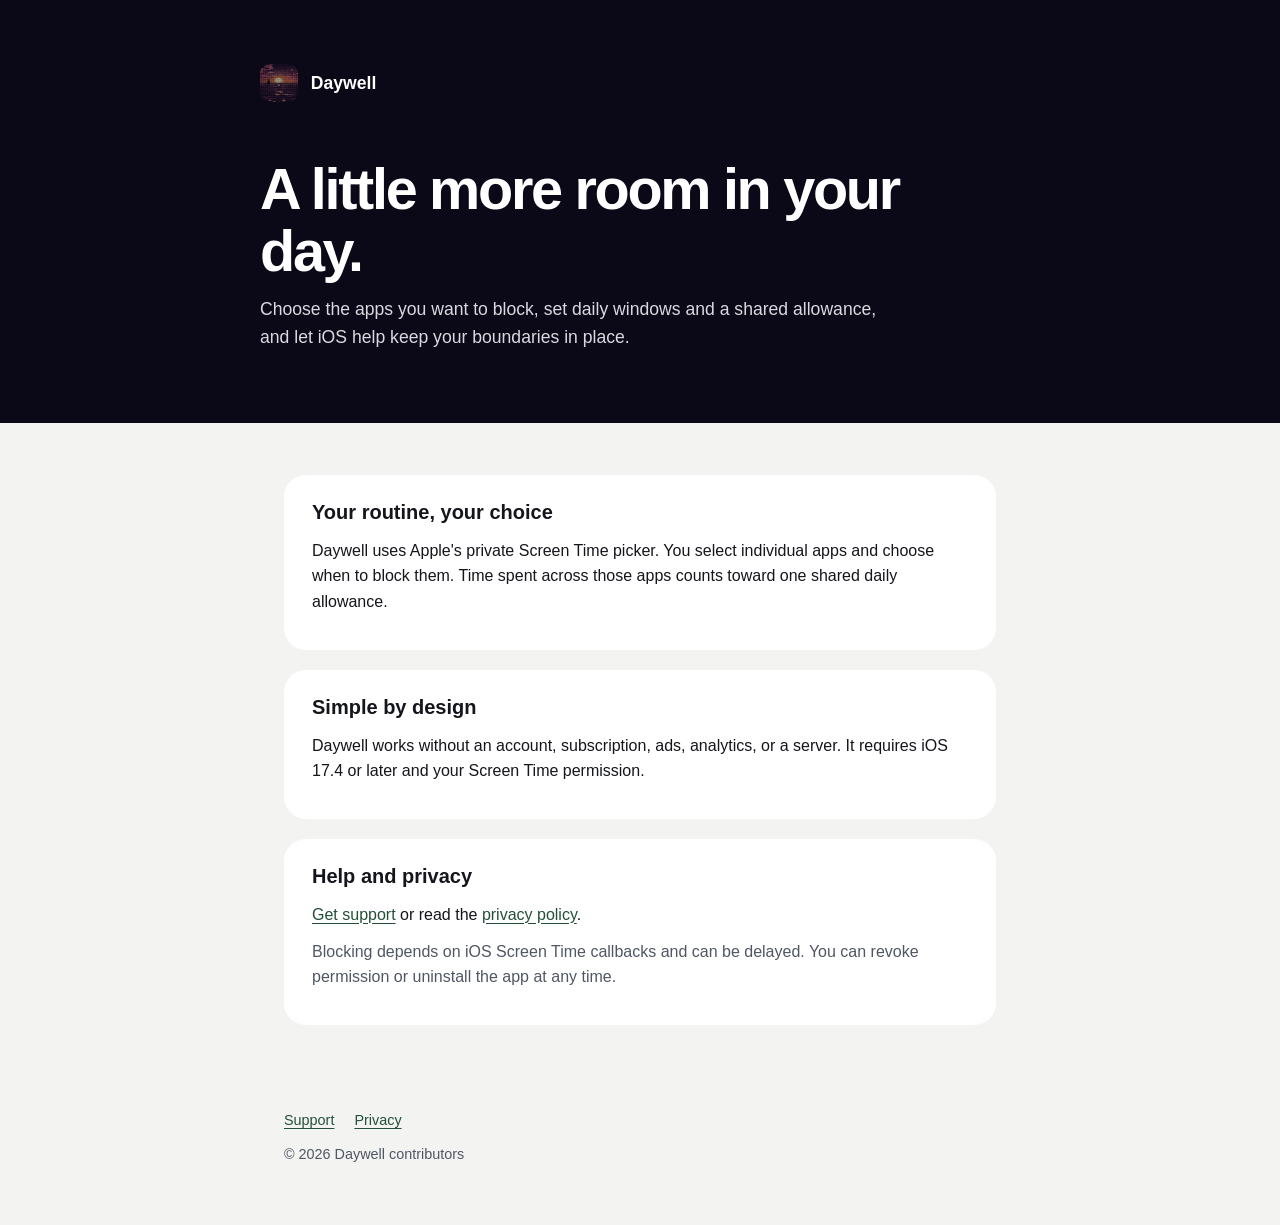
<file: docs/index.html>
<!doctype html>
<html lang="en">
<head>
  <meta charset="utf-8">
  <meta name="viewport" content="width=device-width, initial-scale=1">
  <meta name="description" content="Daywell helps you set daily Screen Time boundaries for the apps you choose.">
  <title>Daywell · Make room for your day</title>
  <link rel="icon" type="image/png" href="assets/icon.png">
  <link rel="stylesheet" href="daywell.css">
</head>
<body>
  <header><div class="wrap">
    <a class="brand" href="index.html"><img src="assets/icon.png" alt="">Daywell</a>
    <h1>A little more room in your day.</h1>
    <p>Choose the apps you want to block, set daily windows and a shared allowance, and let iOS help keep your boundaries in place.</p>
  </div></header>
  <main>
    <section>
      <h2>Your routine, your choice</h2>
      <p>Daywell uses Apple's private Screen Time picker. You select individual apps and choose when to block them. Time spent across those apps counts toward one shared daily allowance.</p>
    </section>
    <section>
      <h2>Simple by design</h2>
      <p>Daywell works without an account, subscription, ads, analytics, or a server. It requires iOS 17.4 or later and your Screen Time permission.</p>
    </section>
    <section>
      <h2>Help and privacy</h2>
      <p><a href="support.html">Get support</a> or read the <a href="privacy.html">privacy policy</a>.</p>
      <p class="note">Blocking depends on iOS Screen Time callbacks and can be delayed. You can revoke permission or uninstall the app at any time.</p>
    </section>
  </main>
  <footer><a href="support.html">Support</a><a href="privacy.html">Privacy</a><p>© 2026 Daywell contributors</p></footer>
</body>
</html>
</file>
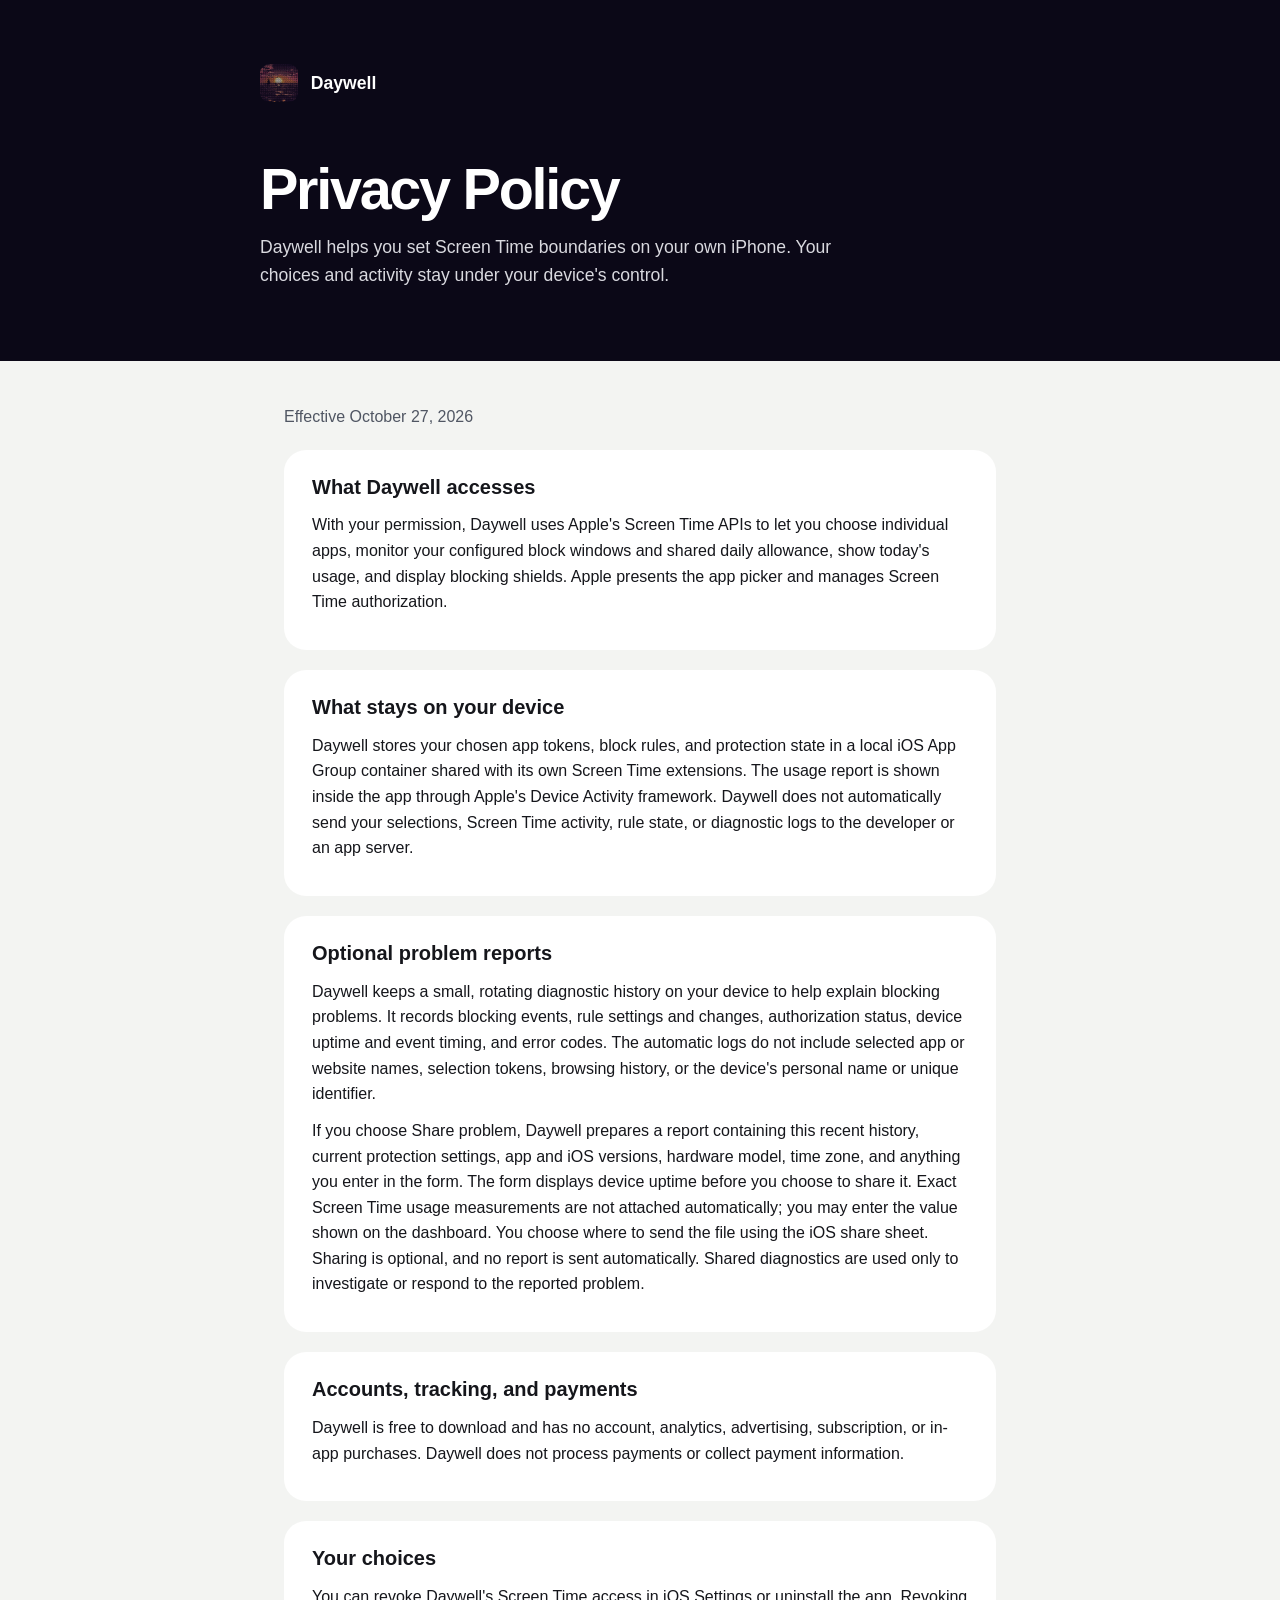
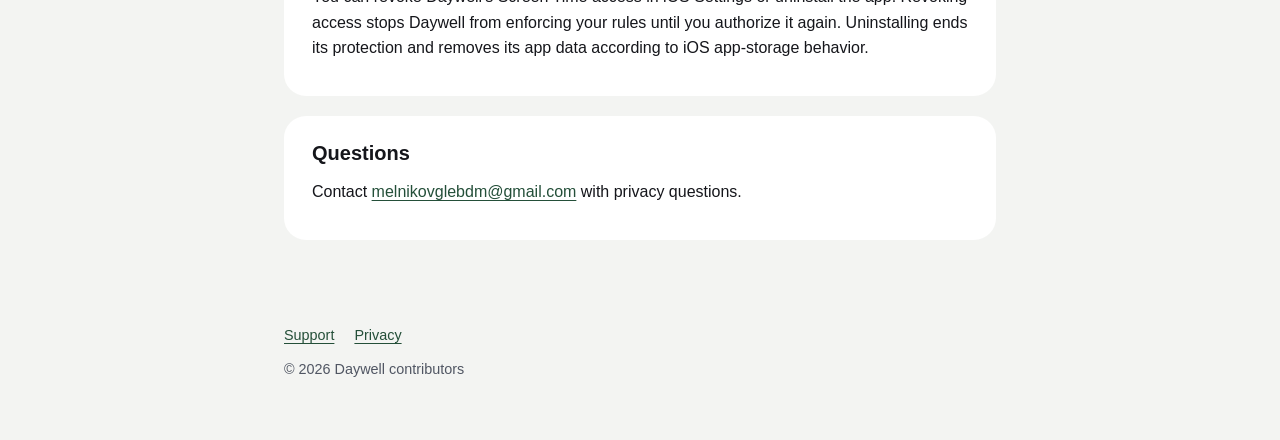
<file: docs/privacy.html>
<!doctype html>
<html lang="en">
<head>
  <meta charset="utf-8">
  <meta name="viewport" content="width=device-width, initial-scale=1">
  <meta name="description" content="How Daywell handles Screen Time access and local app data.">
  <title>Privacy Policy · Daywell</title>
  <link rel="icon" type="image/png" href="assets/icon.png">
  <link rel="stylesheet" href="daywell.css">
</head>
<body>
  <header><div class="wrap">
    <a class="brand" href="support.html"><img src="assets/icon.png" alt="">Daywell</a>
    <h1>Privacy Policy</h1>
    <p>Daywell helps you set Screen Time boundaries on your own iPhone. Your choices and activity stay under your device's control.</p>
  </div></header>
  <main>
    <p class="note">Effective October 27, 2026</p>
    <section>
      <h2>What Daywell accesses</h2>
      <p>With your permission, Daywell uses Apple's Screen Time APIs to let you choose individual apps, monitor your configured block windows and shared daily allowance, show today's usage, and display blocking shields. Apple presents the app picker and manages Screen Time authorization.</p>
    </section>
    <section>
      <h2>What stays on your device</h2>
      <p>Daywell stores your chosen app tokens, block rules, and protection state in a local iOS App Group container shared with its own Screen Time extensions. The usage report is shown inside the app through Apple's Device Activity framework. Daywell does not automatically send your selections, Screen Time activity, rule state, or diagnostic logs to the developer or an app server.</p>
    </section>
    <section>
      <h2>Optional problem reports</h2>
      <p>Daywell keeps a small, rotating diagnostic history on your device to help explain blocking problems. It records blocking events, rule settings and changes, authorization status, device uptime and event timing, and error codes. The automatic logs do not include selected app or website names, selection tokens, browsing history, or the device's personal name or unique identifier.</p>
      <p>If you choose Share problem, Daywell prepares a report containing this recent history, current protection settings, app and iOS versions, hardware model, time zone, and anything you enter in the form. The form displays device uptime before you choose to share it. Exact Screen Time usage measurements are not attached automatically; you may enter the value shown on the dashboard. You choose where to send the file using the iOS share sheet. Sharing is optional, and no report is sent automatically. Shared diagnostics are used only to investigate or respond to the reported problem.</p>
    </section>
    <section>
      <h2>Accounts, tracking, and payments</h2>
      <p>Daywell is free to download and has no account, analytics, advertising, subscription, or in-app purchases. Daywell does not process payments or collect payment information.</p>
    </section>
    <section>
      <h2>Your choices</h2>
      <p>You can revoke Daywell's Screen Time access in iOS Settings or uninstall the app. Revoking access stops Daywell from enforcing your rules until you authorize it again. Uninstalling ends its protection and removes its app data according to iOS app-storage behavior.</p>
    </section>
    <section>
      <h2>Questions</h2>
      <p>Contact <a href="mailto:melnikovglebdm@gmail.com">melnikovglebdm@gmail.com</a> with privacy questions.</p>
    </section>
  </main>
  <footer><a href="support.html">Support</a><a href="privacy.html" aria-current="page">Privacy</a><p>© 2026 Daywell contributors</p></footer>
</body>
</html>
</file>
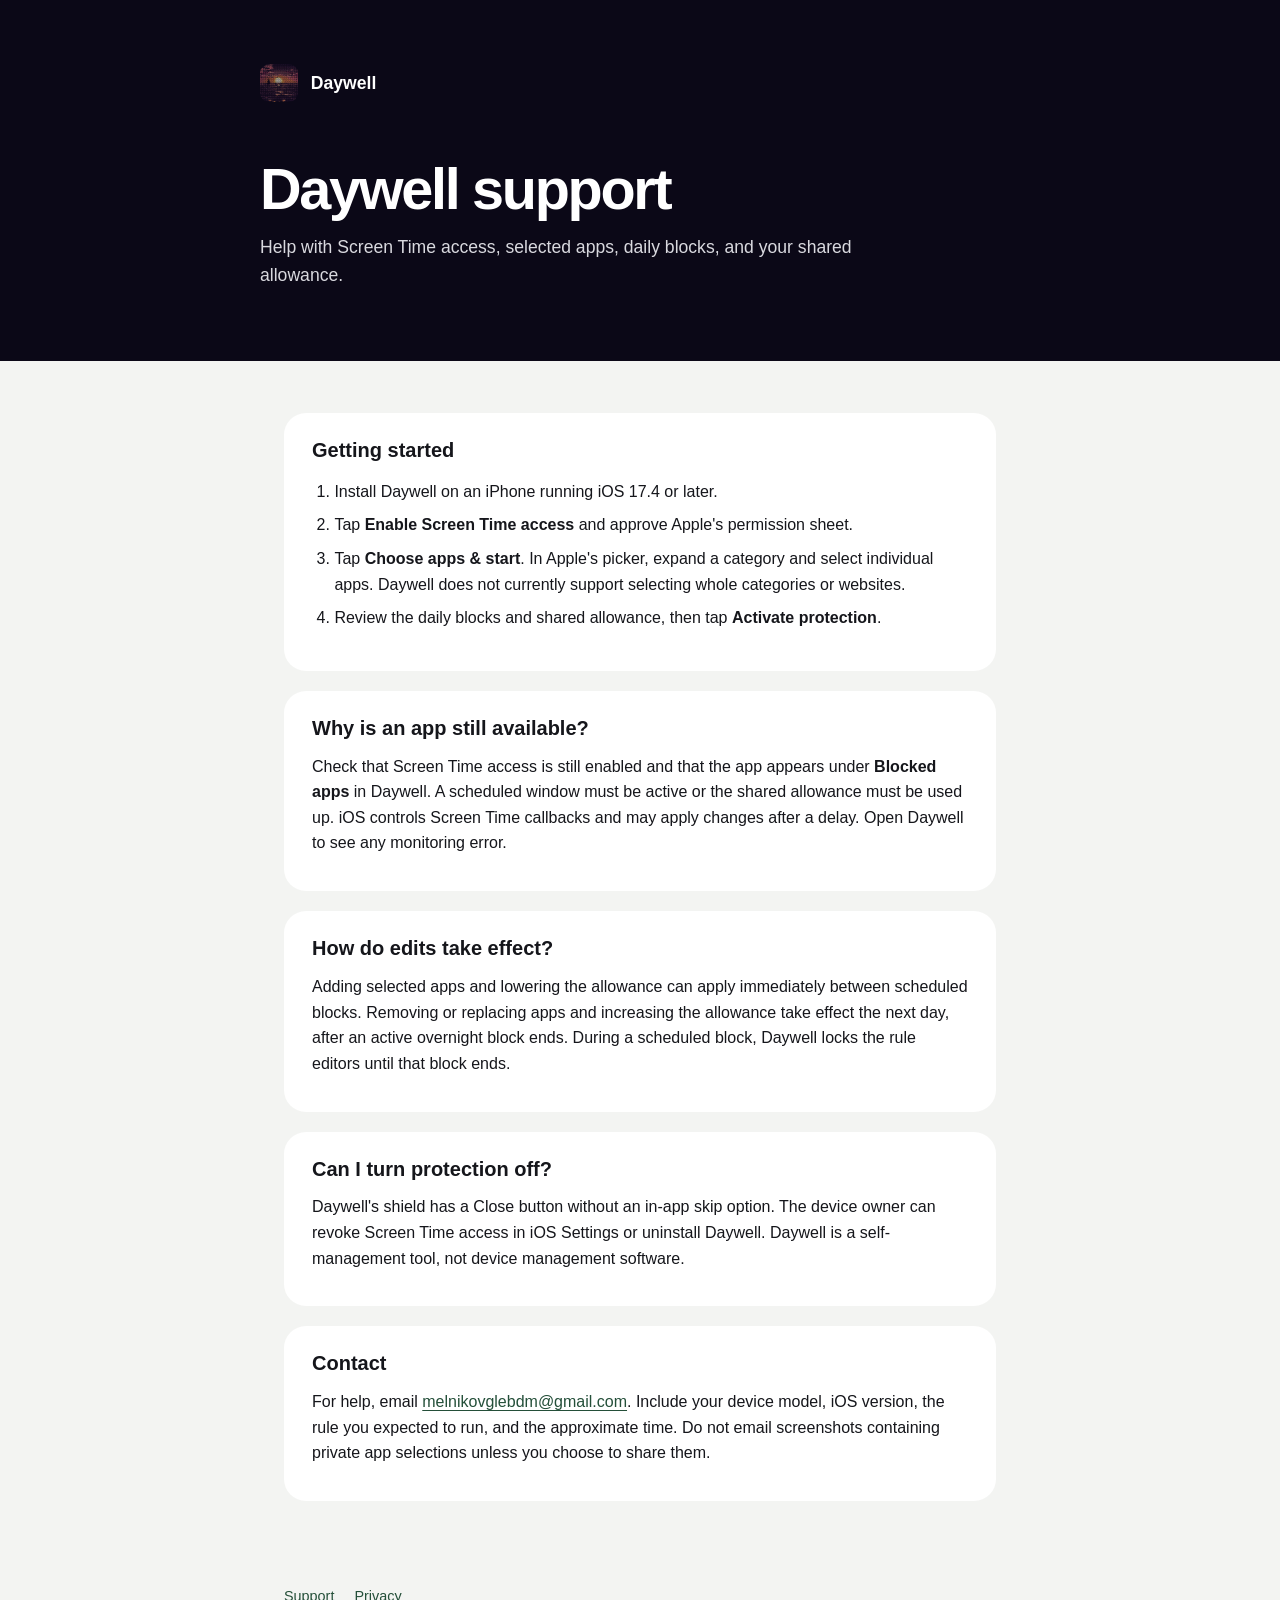
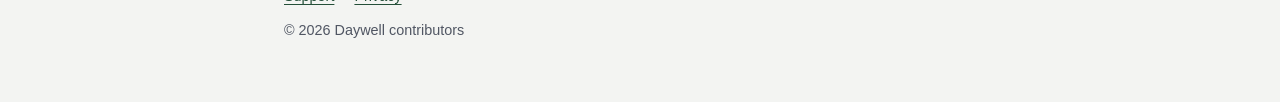
<file: docs/support.html>
<!doctype html>
<html lang="en">
<head>
  <meta charset="utf-8">
  <meta name="viewport" content="width=device-width, initial-scale=1">
  <meta name="description" content="Help and support for the Daywell iPhone app.">
  <title>Support · Daywell</title>
  <link rel="icon" type="image/png" href="assets/icon.png">
  <link rel="stylesheet" href="daywell.css">
</head>
<body>
  <header><div class="wrap">
    <a class="brand" href="support.html"><img src="assets/icon.png" alt="">Daywell</a>
    <h1>Daywell support</h1>
    <p>Help with Screen Time access, selected apps, daily blocks, and your shared allowance.</p>
  </div></header>
  <main>
    <section>
      <h2>Getting started</h2>
      <ol>
        <li>Install Daywell on an iPhone running iOS 17.4 or later.</li>
        <li>Tap <strong>Enable Screen Time access</strong> and approve Apple's permission sheet.</li>
        <li>Tap <strong>Choose apps &amp; start</strong>. In Apple's picker, expand a category and select individual apps. Daywell does not currently support selecting whole categories or websites.</li>
        <li>Review the daily blocks and shared allowance, then tap <strong>Activate protection</strong>.</li>
      </ol>
    </section>
    <section>
      <h2>Why is an app still available?</h2>
      <p>Check that Screen Time access is still enabled and that the app appears under <strong>Blocked apps</strong> in Daywell. A scheduled window must be active or the shared allowance must be used up. iOS controls Screen Time callbacks and may apply changes after a delay. Open Daywell to see any monitoring error.</p>
    </section>
    <section>
      <h2>How do edits take effect?</h2>
      <p>Adding selected apps and lowering the allowance can apply immediately between scheduled blocks. Removing or replacing apps and increasing the allowance take effect the next day, after an active overnight block ends. During a scheduled block, Daywell locks the rule editors until that block ends.</p>
    </section>
    <section>
      <h2>Can I turn protection off?</h2>
      <p>Daywell's shield has a Close button without an in-app skip option. The device owner can revoke Screen Time access in iOS Settings or uninstall Daywell. Daywell is a self-management tool, not device management software.</p>
    </section>
    <section>
      <h2>Contact</h2>
      <p>For help, email <a href="mailto:melnikovglebdm@gmail.com">melnikovglebdm@gmail.com</a>. Include your device model, iOS version, the rule you expected to run, and the approximate time. Do not email screenshots containing private app selections unless you choose to share them.</p>
    </section>
  </main>
  <footer><a href="support.html" aria-current="page">Support</a><a href="privacy.html">Privacy</a><p>© 2026 Daywell contributors</p></footer>
</body>
</html>
</file>
<file: docs/daywell.css>
:root {
  color-scheme: light;
  font-family: -apple-system, BlinkMacSystemFont, "Segoe UI", sans-serif;
  background: #f3f4f2;
  color: #15161b;
  line-height: 1.6;
}

* { box-sizing: border-box; }
body { margin: 0; }
a { color: #244f39; text-underline-offset: 0.2em; }
a:focus-visible { outline: 3px solid #86bb64; outline-offset: 3px; }
header { background: #0b0817; color: #fff; padding: 4rem 1.5rem 4.5rem; }
header .wrap, main, footer { width: min(100%, 760px); margin: 0 auto; }
.brand { display: inline-flex; align-items: center; gap: 0.8rem; color: #fff; font-weight: 700; text-decoration: none; font-size: 1.1rem; }
.brand img { width: 38px; height: 38px; border-radius: 9px; }
header h1 { max-width: 680px; font-size: clamp(2.2rem, 7vw, 3.6rem); line-height: 1.08; letter-spacing: -0.04em; margin: 3rem 0 0.8rem; }
header p { max-width: 620px; margin: 0; color: #d9d9df; font-size: 1.1rem; }
main { padding: 2rem 1.5rem 4rem; }
section { background: #fff; border-radius: 22px; padding: 1.5rem 1.75rem; margin: 1.25rem 0; }
h2 { font-size: 1.25rem; line-height: 1.3; margin: 0 0 0.8rem; }
p { margin: 0.7rem 0; }
ul, ol { padding-left: 1.4rem; }
li + li { margin-top: 0.5rem; }
.note { color: #505663; }
.todo { color: #8d2600; font-weight: 700; }
footer { padding: 0 1.5rem 3rem; color: #505663; font-size: 0.9rem; }
footer a { margin-right: 1.25rem; }
@media (max-width: 540px) { header { padding-top: 2rem; } section { padding: 1.25rem; } }
</file>
